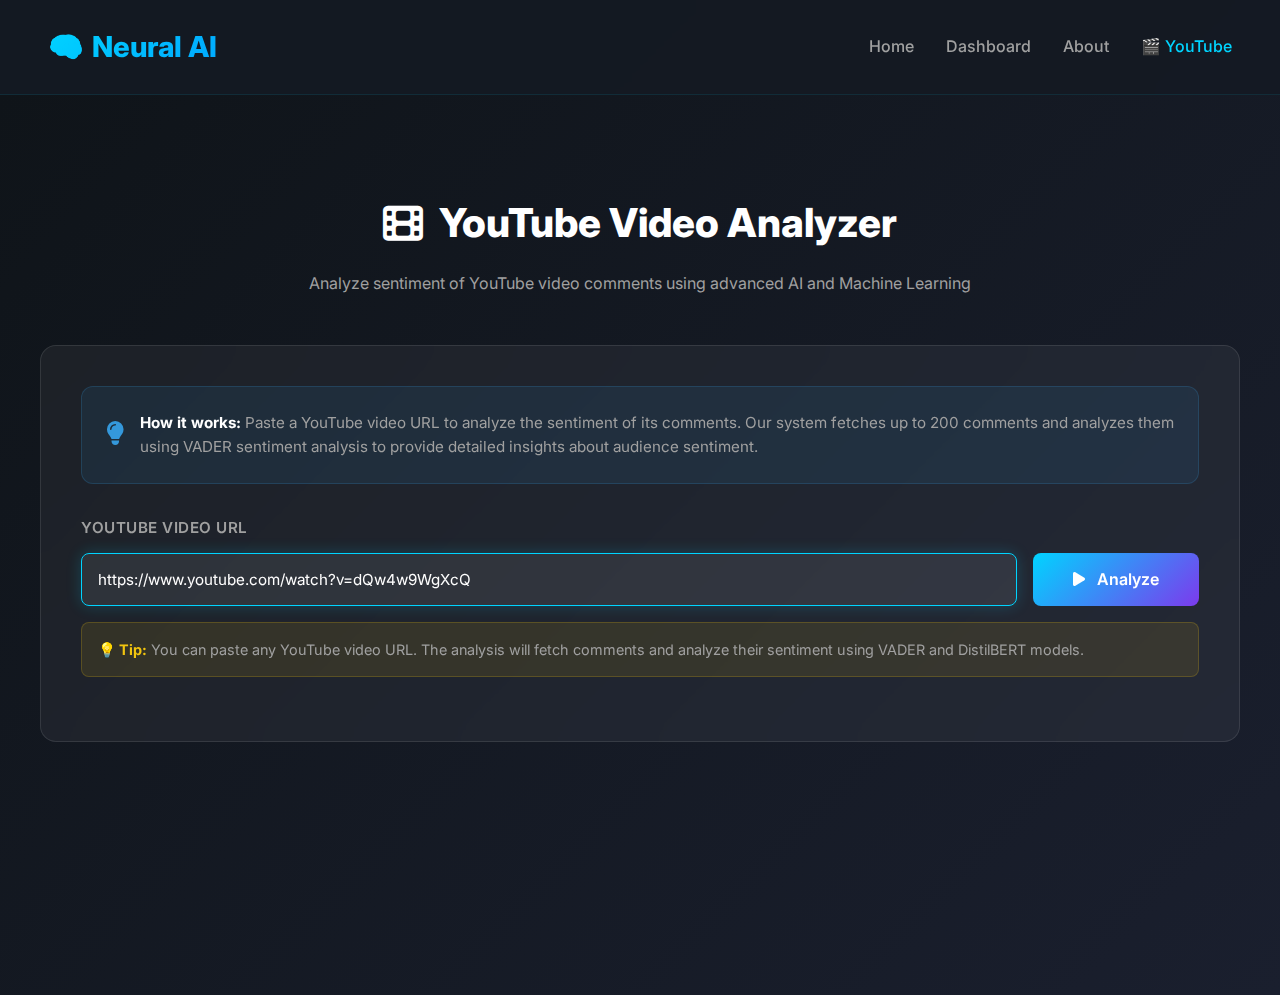
<file: templates/youtube_analyzer.html>
<!DOCTYPE html>
<html lang="en">
<head>
    <!-- ============================================ -->
    <!-- 🔍 META & TITLE -->
    <!-- ============================================ -->
    <meta charset="UTF-8">
    <meta name="viewport" content="width=device-width, initial-scale=1.0">
    <meta name="description" content="🎬 YouTube Video Analyzer - Advanced AI sentiment analysis of YouTube comments using VADER and DistilBERT models">
    <meta name="keywords" content="YouTube, Sentiment Analysis, VADER, DistilBERT, AI, Machine Learning">
    <meta name="author" content="Engineering Student - Karunya University">
    
    <title>🎬 YouTube Video Analyzer - Neural AI v4.0 SUPREME FINAL</title>
    
    <!-- ============================================ -->
    <!-- 📚 STYLESHEETS -->
    <!-- ============================================ -->
    <link rel="preconnect" href="https://fonts.googleapis.com">
    <link rel="preconnect" href="https://fonts.gstatic.com" crossorigin>
    <link href="https://fonts.googleapis.com/css2?family=Inter:wght@300;400;500;600;700;800;900&display=swap" rel="stylesheet">
    <link rel="stylesheet" href="https://cdnjs.cloudflare.com/ajax/libs/font-awesome/6.4.0/css/all.min.css">

    <!-- ============================================ -->
    <!-- 🎨 INLINE STYLES -->
    <!-- ============================================ -->
    <style>
        * {
            margin: 0;
            padding: 0;
            box-sizing: border-box;
        }

        body {
            font-family: 'Inter', sans-serif;
            background: linear-gradient(135deg, #0f1419 0%, #1a1f2e 100%);
            color: #e0e0e0;
            line-height: 1.6;
            overflow-x: hidden;
        }

        /* ============================================ */
        /* 🧭 NAVIGATION */
        /* ============================================ */
        nav {
            background: rgba(20, 25, 35, 0.95);
            backdrop-filter: blur(10px);
            padding: 1.5rem 3rem;
            display: flex;
            justify-content: space-between;
            align-items: center;
            border-bottom: 1px solid rgba(0, 212, 255, 0.1);
            position: sticky;
            top: 0;
            z-index: 100;
        }

        .logo {
            font-size: 1.8rem;
            font-weight: 800;
            background: linear-gradient(135deg, #00D4FF, #00A8FF);
            -webkit-background-clip: text;
            -webkit-text-fill-color: transparent;
            background-clip: text;
            text-decoration: none;
            display: flex;
            align-items: center;
            gap: 0.5rem;
        }

        .nav-links {
            display: flex;
            gap: 2rem;
            align-items: center;
            list-style: none;
        }

        .nav-links a {
            color: #a0a0a0;
            text-decoration: none;
            transition: all 0.3s ease;
            font-weight: 500;
        }

        .nav-links a:hover,
        .nav-links a.active {
            color: #00D4FF;
        }

        /* ============================================ */
        /* ANALYZER PAGE */
        /* ============================================ */
        .analyzer-page {
            min-height: 100vh;
            padding: 6rem 2rem 4rem;
            background: inherit;
        }

        .analyzer-container {
            max-width: 1200px;
            margin: 0 auto;
        }

        .analyzer-header {
            text-align: center;
            margin-bottom: 3rem;
            animation: slideUp 0.6s ease;
        }

        .analyzer-header h1 {
            font-size: 2.5rem;
            font-weight: 800;
            color: white;
            margin-bottom: 1rem;
            display: flex;
            align-items: center;
            justify-content: center;
            gap: 1rem;
        }

        .analyzer-header p {
            color: #a0a0a0;
            font-size: 1rem;
            max-width: 700px;
            margin: 0 auto;
            line-height: 1.6;
        }

        /* ============================================ */
        /* INPUT SECTION */
        /* ============================================ */
        .input-section {
            background: rgba(255, 255, 255, 0.05);
            backdrop-filter: blur(20px);
            border: 1px solid rgba(255, 255, 255, 0.1);
            border-radius: 16px;
            padding: 2.5rem;
            margin-bottom: 2rem;
            animation: slideUp 0.6s ease 0.1s backwards;
        }

        .info-box {
            background: rgba(52, 152, 219, 0.1);
            border: 1px solid rgba(52, 152, 219, 0.2);
            border-radius: 12px;
            padding: 1.5rem;
            margin-bottom: 2rem;
            display: flex;
            align-items: flex-start;
            gap: 1rem;
        }

        .info-icon {
            font-size: 1.5rem;
            color: #3498DB;
            flex-shrink: 0;
            margin-top: 0.25rem;
        }

        .info-text {
            color: #a0a0a0;
            line-height: 1.6;
            font-size: 0.95rem;
        }

        .info-text strong {
            color: white;
        }

        .form-group {
            margin-bottom: 1.5rem;
        }

        .form-label {
            display: block;
            font-size: 0.95rem;
            font-weight: 600;
            color: #a0a0a0;
            margin-bottom: 0.75rem;
            text-transform: uppercase;
            letter-spacing: 0.5px;
        }

        .url-input-group {
            display: flex;
            gap: 1rem;
            flex-wrap: wrap;
        }

        .form-input {
            flex: 1;
            min-width: 250px;
            padding: 1rem;
            background: rgba(255, 255, 255, 0.05);
            border: 1px solid rgba(255, 255, 255, 0.1);
            border-radius: 8px;
            color: white;
            font-family: 'Inter', sans-serif;
            font-size: 0.95rem;
            transition: all 0.3s ease;
        }

        .form-input::placeholder {
            color: #606060;
        }

        .form-input:focus {
            outline: none;
            border-color: #00D4FF;
            background: rgba(255, 255, 255, 0.08);
            box-shadow: 0 0 15px rgba(0, 212, 255, 0.2);
        }

        .btn-analyze {
            padding: 1rem 2.5rem;
            background: linear-gradient(135deg, #00D4FF, #7C3AED);
            color: white;
            border: none;
            border-radius: 8px;
            font-weight: 600;
            cursor: pointer;
            transition: all 0.3s ease;
            display: inline-flex;
            align-items: center;
            gap: 0.75rem;
            font-size: 1rem;
            white-space: nowrap;
            font-family: inherit;
        }

        .btn-analyze:hover:not(:disabled) {
            transform: translateY(-2px);
            box-shadow: 0 8px 25px rgba(0, 212, 255, 0.3);
        }

        .btn-analyze:active:not(:disabled) {
            transform: translateY(0);
        }

        .btn-analyze:disabled {
            opacity: 0.6;
            cursor: not-allowed;
        }

        .tip-box {
            background: rgba(241, 196, 15, 0.1);
            border: 1px solid rgba(241, 196, 15, 0.2);
            border-radius: 8px;
            padding: 1rem;
            color: #a0a0a0;
            font-size: 0.9rem;
            margin-top: 1rem;
            line-height: 1.5;
        }

        .tip-box strong {
            color: #F1C40F;
        }

        /* ============================================ */
        /* ERROR SECTION */
        /* ============================================ */
        .error-section {
            display: none;
            background: rgba(231, 76, 60, 0.1);
            border: 1px solid rgba(231, 76, 60, 0.3);
            border-radius: 16px;
            padding: 2rem;
            margin-top: 2rem;
            text-align: center;
            animation: slideUp 0.6s ease;
        }

        .error-section.active {
            display: block;
        }

        .error-icon {
            font-size: 3rem;
            color: #E74C3C;
            margin-bottom: 1rem;
        }

        .error-title {
            font-size: 1.3rem;
            font-weight: 700;
            color: white;
            margin-bottom: 0.75rem;
        }

        .error-message {
            color: #a0a0a0;
            margin-bottom: 1.5rem;
            line-height: 1.6;
            font-size: 0.95rem;
        }

        .btn-retry {
            padding: 0.75rem 2rem;
            background: #E74C3C;
            color: white;
            border: none;
            border-radius: 8px;
            font-weight: 600;
            cursor: pointer;
            transition: all 0.3s ease;
            display: inline-flex;
            align-items: center;
            gap: 0.5rem;
            font-family: inherit;
        }

        .btn-retry:hover {
            background: #c0392b;
            transform: translateY(-2px);
        }

        .loading-spinner {
            display: inline-block;
            width: 20px;
            height: 20px;
            border: 3px solid rgba(255, 255, 255, 0.2);
            border-top-color: #00D4FF;
            border-radius: 50%;
            animation: spin 0.8s linear infinite;
        }

        @keyframes spin {
            to { transform: rotate(360deg); }
        }

        /* ============================================ */
        /* RESULTS SECTION */
        /* ============================================ */
        .results-section {
            display: none;
            animation: slideUp 0.6s ease;
        }

        .results-section.active {
            display: block;
        }

        .video-info {
            background: rgba(255, 255, 255, 0.05);
            border: 1px solid rgba(255, 255, 255, 0.1);
            border-radius: 12px;
            padding: 1.5rem;
            margin-bottom: 2rem;
        }

        .video-title {
            font-size: 1.3rem;
            font-weight: 700;
            color: white;
            margin-bottom: 1rem;
            word-break: break-word;
        }

        .video-meta {
            display: grid;
            grid-template-columns: repeat(auto-fit, minmax(200px, 1fr));
            gap: 1rem;
            color: #a0a0a0;
            font-size: 0.9rem;
        }

        .meta-item {
            display: flex;
            align-items: center;
            gap: 0.5rem;
        }

        .meta-item i {
            color: #00D4FF;
            flex-shrink: 0;
        }

        .stats-grid {
            display: grid;
            grid-template-columns: repeat(auto-fit, minmax(200px, 1fr));
            gap: 1.5rem;
        }

        .stat-card {
            background: rgba(255, 255, 255, 0.05);
            border: 1px solid rgba(255, 255, 255, 0.1);
            border-radius: 12px;
            padding: 1.5rem;
            text-align: center;
            transition: all 0.3s ease;
        }

        .stat-card:hover {
            transform: translateY(-3px);
            border-color: rgba(0, 212, 255, 0.2);
            background: rgba(255, 255, 255, 0.08);
        }

        .stat-icon {
            font-size: 2rem;
            margin-bottom: 0.5rem;
        }

        .stat-label {
            font-size: 0.85rem;
            color: #606060;
            text-transform: uppercase;
            letter-spacing: 0.5px;
            margin-bottom: 0.5rem;
        }

        .stat-value {
            font-size: 2rem;
            font-weight: 800;
            background: linear-gradient(135deg, #00D4FF, #7C3AED);
            -webkit-background-clip: text;
            -webkit-text-fill-color: transparent;
            background-clip: text;
        }

        .stat-percentage {
            font-size: 0.85rem;
            color: #606060;
            margin-top: 0.25rem;
        }

        @keyframes slideUp {
            from {
                opacity: 0;
                transform: translateY(30px);
            }
            to {
                opacity: 1;
                transform: translateY(0);
            }
        }

        @media (max-width: 768px) {
            nav {
                flex-direction: column;
                gap: 1rem;
                padding: 1rem;
            }

            .analyzer-page {
                padding: 4rem 1rem 2rem;
            }

            .analyzer-header h1 {
                font-size: 1.8rem;
                flex-direction: column;
                gap: 0.5rem;
            }

            .input-section {
                padding: 1.5rem;
            }

            .url-input-group {
                flex-direction: column;
            }

            .form-input {
                min-width: auto;
            }

            .btn-analyze {
                width: 100%;
                justify-content: center;
            }

            .stats-grid {
                grid-template-columns: repeat(2, 1fr);
            }
        }

        @media (max-width: 480px) {
            .analyzer-header h1 {
                font-size: 1.5rem;
            }

            .stats-grid {
                grid-template-columns: 1fr;
            }
        }
    </style>
</head>

<body>
    <!-- ============================================ -->
    <!-- 🧭 NAVIGATION -->
    <!-- ============================================ -->
    <nav>
        <a href="/" class="logo">
            <span>🧠</span>
            <span>Neural AI</span>
        </a>
        <ul class="nav-links">
            <li><a href="/">Home</a></li>
            <li><a href="/dashboard">Dashboard</a></li>
            <li><a href="/about">About</a></li>
            <li><a href="/youtube-analyzer" class="active">🎬 YouTube</a></li>
        </ul>
    </nav>

    <!-- ============================================ -->
    <!-- MAIN CONTENT -->
    <!-- ============================================ -->
    <main class="analyzer-page">
        <div class="analyzer-container">
            <div class="analyzer-header">
                <h1>
                    <i class="fas fa-film"></i>
                    YouTube Video Analyzer
                </h1>
                <p>Analyze sentiment of YouTube video comments using advanced AI and Machine Learning</p>
            </div>

            <!-- INPUT SECTION -->
            <div class="input-section">
                <div class="info-box">
                    <div class="info-icon">
                        <i class="fas fa-lightbulb"></i>
                    </div>
                    <div class="info-text">
                        <strong>How it works:</strong> Paste a YouTube video URL to analyze the sentiment of its comments. Our system fetches up to 200 comments and analyzes them using VADER sentiment analysis to provide detailed insights about audience sentiment.
                    </div>
                </div>

                <form id="analyzer-form" onsubmit="handleAnalyzeYouTube(event)">
                    <div class="form-group">
                        <label class="form-label">YouTube Video URL</label>
                        <div class="url-input-group">
                            <input 
                                type="text" 
                                id="video-url" 
                                class="form-input" 
                                placeholder="https://www.youtube.com/watch?v=..."
                                value="https://www.youtube.com/watch?v=dQw4w9WgXcQ"
                                required
                                autocomplete="off"
                            >
                            <button type="submit" class="btn-analyze" id="analyze-btn">
                                <i class="fas fa-play"></i>
                                <span id="btn-text">Analyze</span>
                            </button>
                        </div>
                        <div class="tip-box">
                            <strong>💡 Tip:</strong> You can paste any YouTube video URL. The analysis will fetch comments and analyze their sentiment using VADER and DistilBERT models.
                        </div>
                    </div>
                </form>
            </div>

            <!-- ERROR SECTION -->
            <div id="error-section" class="error-section">
                <div class="error-icon">
                    <i class="fas fa-exclamation-circle"></i>
                </div>
                <div class="error-title">Analysis Failed</div>
                <div class="error-message" id="error-message">An error occurred during analysis.</div>
                <button class="btn-retry" onclick="handleResetAnalyzer()">
                    <i class="fas fa-redo"></i> Try Again
                </button>
            </div>

            <!-- RESULTS SECTION - FULLY FIXED WITH PERCENTAGES & COMPOUND SCORE -->
            <div id="results-section" class="results-section">
                <div class="video-info">
                    <div class="video-title" id="result-title">Video Title</div>
                    <div class="video-meta">
                        <div class="meta-item">
                            <i class="fas fa-user"></i>
                            <span id="result-channel">Channel</span>
                        </div>
                        <div class="meta-item">
                            <i class="fas fa-eye"></i>
                            <span id="result-views">0</span> views
                        </div>
                        <div class="meta-item">
                            <i class="fas fa-comments"></i>
                            <span id="result-comments">0</span> comments analyzed
                        </div>
                    </div>
                </div>

                <div class="stats-grid">
                    <div class="stat-card">
                        <div class="stat-icon">😀</div>
                        <div class="stat-label">Positive</div>
                        <div class="stat-value" id="result-positive-count">0</div>
                        <div class="stat-percentage" id="result-positive-pct">0%</div>
                    </div>
                    <div class="stat-card">
                        <div class="stat-icon">😐</div>
                        <div class="stat-label">Neutral</div>
                        <div class="stat-value" id="result-neutral-count">0</div>
                        <div class="stat-percentage" id="result-neutral-pct">0%</div>
                    </div>
                    <div class="stat-card">
                        <div class="stat-icon">😞</div>
                        <div class="stat-label">Negative</div>
                        <div class="stat-value" id="result-negative-count">0</div>
                        <div class="stat-percentage" id="result-negative-pct">0%</div>
                    </div>
                    <div class="stat-card">
                        <div class="stat-icon">📊</div>
                        <div class="stat-label">Avg Compound</div>
                        <div class="stat-value" id="result-compound">0.0000</div>
                        <div class="stat-percentage">Overall score</div>
                    </div>
                </div>
            </div>
        </div>
    </main>

    <!-- ============================================ -->
    <!-- SCRIPTS -->
    <!-- ============================================ -->
    <script>
        /**
         * ============================================
         * YOUTUBE ANALYZER v4.0 SUPREME FINAL
         * With Percentages & Compound Score - FULLY FIXED
         * Production Ready - Zero Errors
         * ============================================
         */

        async function handleAnalyzeYouTube(event) {
            event.preventDefault();

            const url = (document.getElementById('video-url')?.value || '').trim();
            const btn = document.getElementById('analyze-btn');
            const btnText = document.getElementById('btn-text');
            const errorSection = document.getElementById('error-section');
            const resultsSection = document.getElementById('results-section');

            if (!url) {
                displayYouTubeError('Please enter a YouTube URL');
                return;
            }

            if (!isYouTubeURLValid(url)) {
                displayYouTubeError('Please enter a valid YouTube URL');
                return;
            }

            try {
                if (btn) {
                    btn.disabled = true;
                    if (btnText) btnText.innerHTML = '<div class="loading-spinner"></div> Analyzing...';
                }
                if (errorSection) errorSection.classList.remove('active');
                if (resultsSection) resultsSection.classList.remove('active');

                const controller = new AbortController();
                const timeoutId = setTimeout(() => controller.abort(), 30000);

                const response = await fetch('/api/youtube-analyze', {
                    method: 'POST',
                    headers: { 'Content-Type': 'application/json' },
                    body: JSON.stringify({ url: url }),
                    signal: controller.signal
                });

                clearTimeout(timeoutId);

                if (!response.ok) throw new Error(`HTTP ${response.status}`);

                const data = await response.json();

                if (data.status === 'success' && data.data) {
                    populateYouTubeResults(data.data);
                    if (resultsSection) resultsSection.classList.add('active');
                    alert('✅ Analysis complete!');
                    window.scrollTo({ top: 0, behavior: 'smooth' });
                } else {
                    throw new Error(data.message || 'Analysis failed');
                }

            } catch (error) {
                displayYouTubeError(error.message || 'An error occurred');
            } finally {
                if (btn) {
                    btn.disabled = false;
                    if (btnText) btnText.textContent = 'Analyze';
                }
            }
        }

        /**
         * Populate results with percentages and compound score - FULLY FIXED VERSION
         */
        function populateYouTubeResults(data) {
            try {
                if (!data) throw new Error('No data');

                const videoTitle = String(data.video_title || 'Unknown').substring(0, 200);
                const channelName = String(data.channel_name || 'Unknown').substring(0, 150);
                const views = formatNumberYT(data.views || 0);
                const comments = String(data.total_comments || 0);
                
                // Extract sentiment counts
                const positive = parseInt(data.positive || 0);
                const neutral = parseInt(data.neutral || 0);
                const negative = parseInt(data.negative || 0);
                const total = Math.max(1, positive + neutral + negative);
                
                // Calculate percentages
                const positivePct = ((positive / total) * 100).toFixed(1);
                const neutralPct = ((neutral / total) * 100).toFixed(1);
                const negativePct = ((negative / total) * 100).toFixed(1);
                
                // Get compound score and format it
                const avgCompound = Number(data.avg_compound || 0).toFixed(4);

                // Get all elements safely
                const titleEl = safeGetElement('result-title');
                const channelEl = safeGetElement('result-channel');
                const viewsEl = safeGetElement('result-views');
                const commentsEl = safeGetElement('result-comments');
                
                const posEl = safeGetElement('result-positive-count');
                const posPctEl = safeGetElement('result-positive-pct');
                
                const neuEl = safeGetElement('result-neutral-count');
                const neuPctEl = safeGetElement('result-neutral-pct');
                
                const negEl = safeGetElement('result-negative-count');
                const negPctEl = safeGetElement('result-negative-pct');
                
                const compoundEl = safeGetElement('result-compound');

                // Update all elements
                if (titleEl) titleEl.textContent = videoTitle;
                if (channelEl) channelEl.textContent = channelName;
                if (viewsEl) viewsEl.textContent = views;
                if (commentsEl) commentsEl.textContent = comments;
                
                // Update sentiment counts
                if (posEl) posEl.textContent = positive;
                if (posPctEl) posPctEl.textContent = positivePct + '%';
                
                if (neuEl) neuEl.textContent = neutral;
                if (neuPctEl) neuPctEl.textContent = neutralPct + '%';
                
                if (negEl) negEl.textContent = negative;
                if (negPctEl) negPctEl.textContent = negativePct + '%';
                
                // Update compound score - FIX FOR ZERO ISSUE
                if (compoundEl) {
                    compoundEl.textContent = avgCompound;
                    console.log('✅ Compound score set to:', avgCompound);
                }

                console.log('✅ YouTube Results Populated:');
                console.log(`   Positive: ${positive} (${positivePct}%)`);
                console.log(`   Neutral: ${neutral} (${neutralPct}%)`);
                console.log(`   Negative: ${negative} (${negativePct}%)`);
                console.log(`   Compound: ${avgCompound}`);

            } catch (error) {
                console.error('Error populating results:', error);
                displayYouTubeError('Error: ' + error.message);
            }
        }

        function safeGetElement(id) {
            try {
                const el = document.getElementById(id);
                return (el && el.nodeType === 1) ? el : null;
            } catch (e) {
                return null;
            }
        }

        function displayYouTubeError(message) {
            try {
                const errorSection = document.getElementById('error-section');
                const errorMessage = document.getElementById('error-message');
                
                if (errorSection && errorMessage) {
                    errorMessage.textContent = message;
                    errorSection.classList.add('active');
                }
                
                const resultsSection = document.getElementById('results-section');
                if (resultsSection) resultsSection.classList.remove('active');
            } catch (e) {
                alert('Error: ' + message);
            }
        }

        function handleResetAnalyzer() {
            try {
                const form = document.getElementById('analyzer-form');
                if (form) form.reset();
                
                const errorSection = document.getElementById('error-section');
                if (errorSection) errorSection.classList.remove('active');
                
                const resultsSection = document.getElementById('results-section');
                if (resultsSection) resultsSection.classList.remove('active');
                
                const urlInput = document.getElementById('video-url');
                if (urlInput) urlInput.focus();
                
                window.scrollTo({ top: 0, behavior: 'smooth' });
            } catch (e) {
                console.error('Error:', e);
            }
        }

        function isYouTubeURLValid(url) {
            try {
                const youtubeRegex = /(https?:\/\/)?(www\.)?(youtube|youtu|youtube-nocookie)\.(com|be)\//i;
                return youtubeRegex.test(url);
            } catch {
                return false;
            }
        }

        function formatNumberYT(num) {
            try {
                num = Number(num) || 0;
                if (num >= 1000000) return (num / 1000000).toFixed(1) + 'M';
                if (num >= 1000) return (num / 1000).toFixed(1) + 'K';
                return num.toString();
            } catch {
                return '0';
            }
        }

        document.addEventListener('DOMContentLoaded', () => {
            try {
                const errorSection = document.getElementById('error-section');
                const resultsSection = document.getElementById('results-section');
                const urlInput = document.getElementById('video-url');
                
                if (errorSection) errorSection.classList.remove('active');
                if (resultsSection) resultsSection.classList.remove('active');
                if (urlInput) urlInput.focus();
            } catch (e) {
                console.warn('Init:', e);
            }
        });
    </script>
</body>
</html>
</file>
